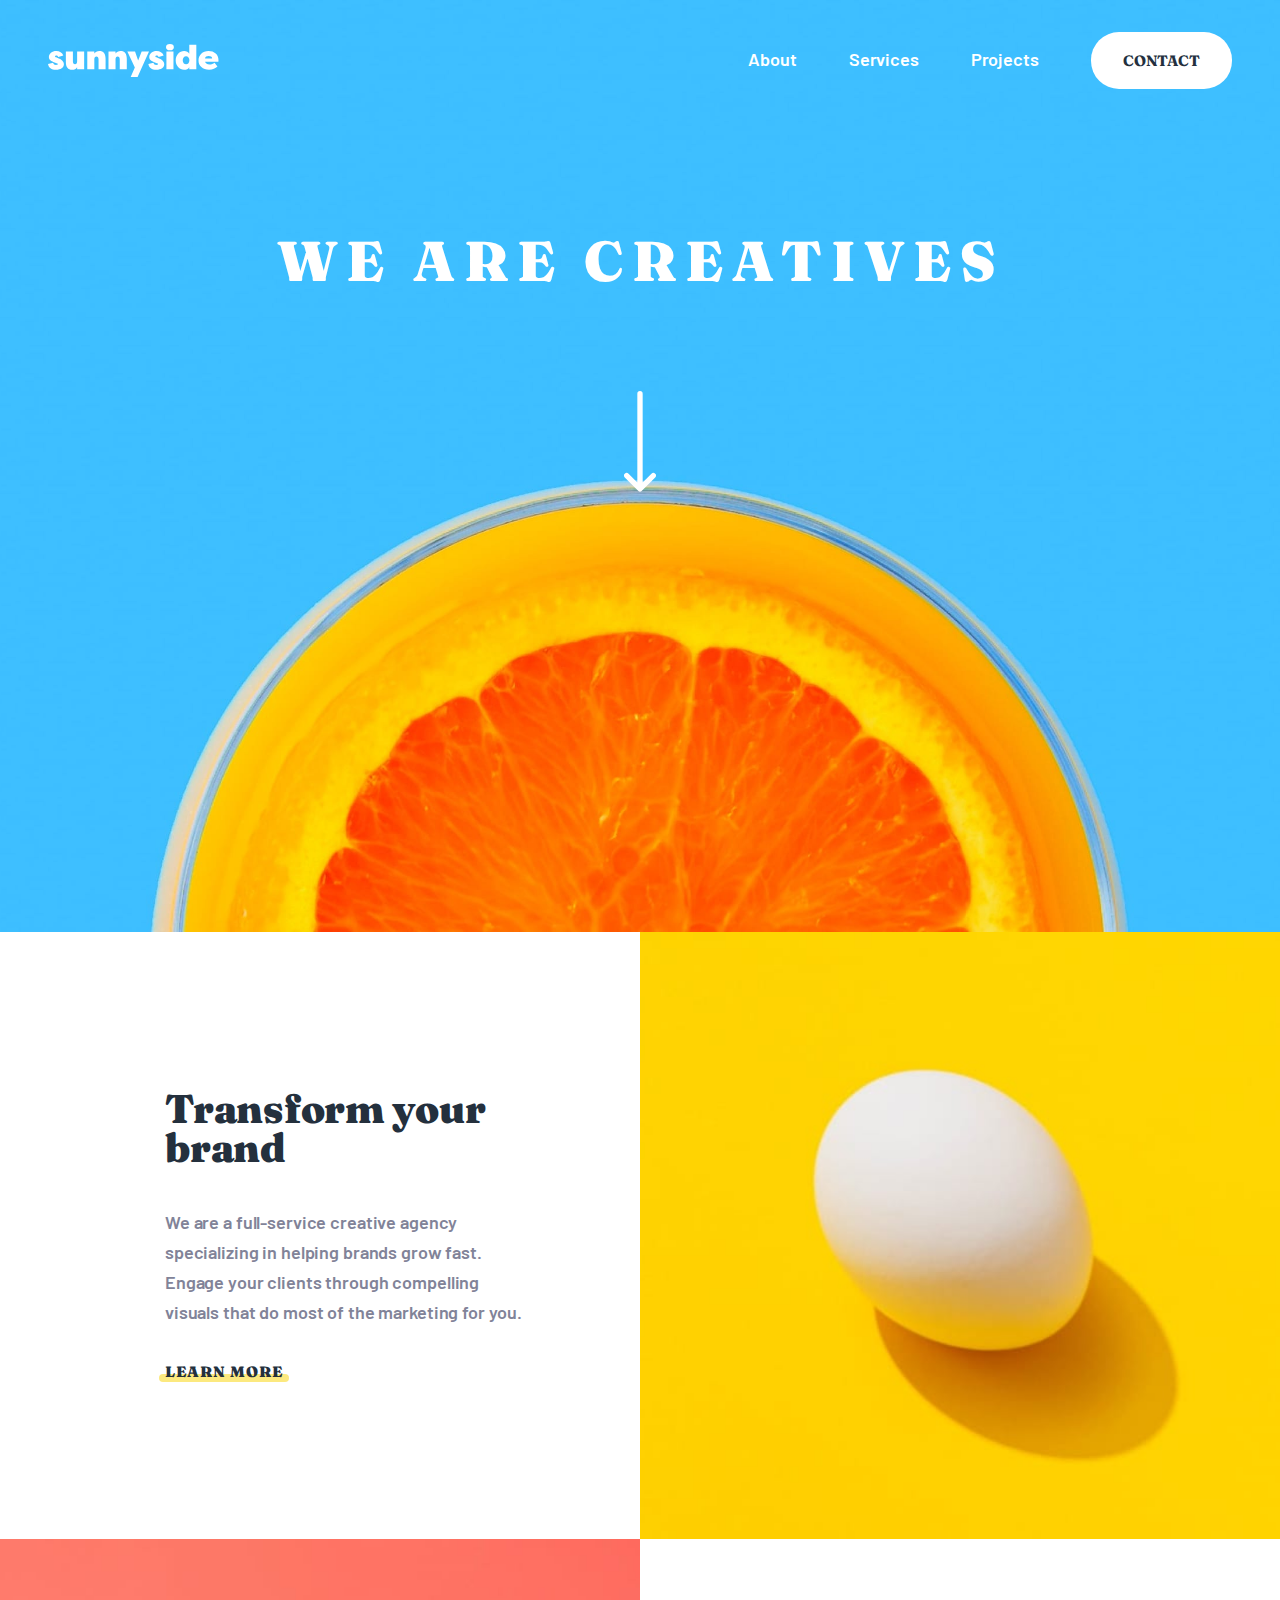
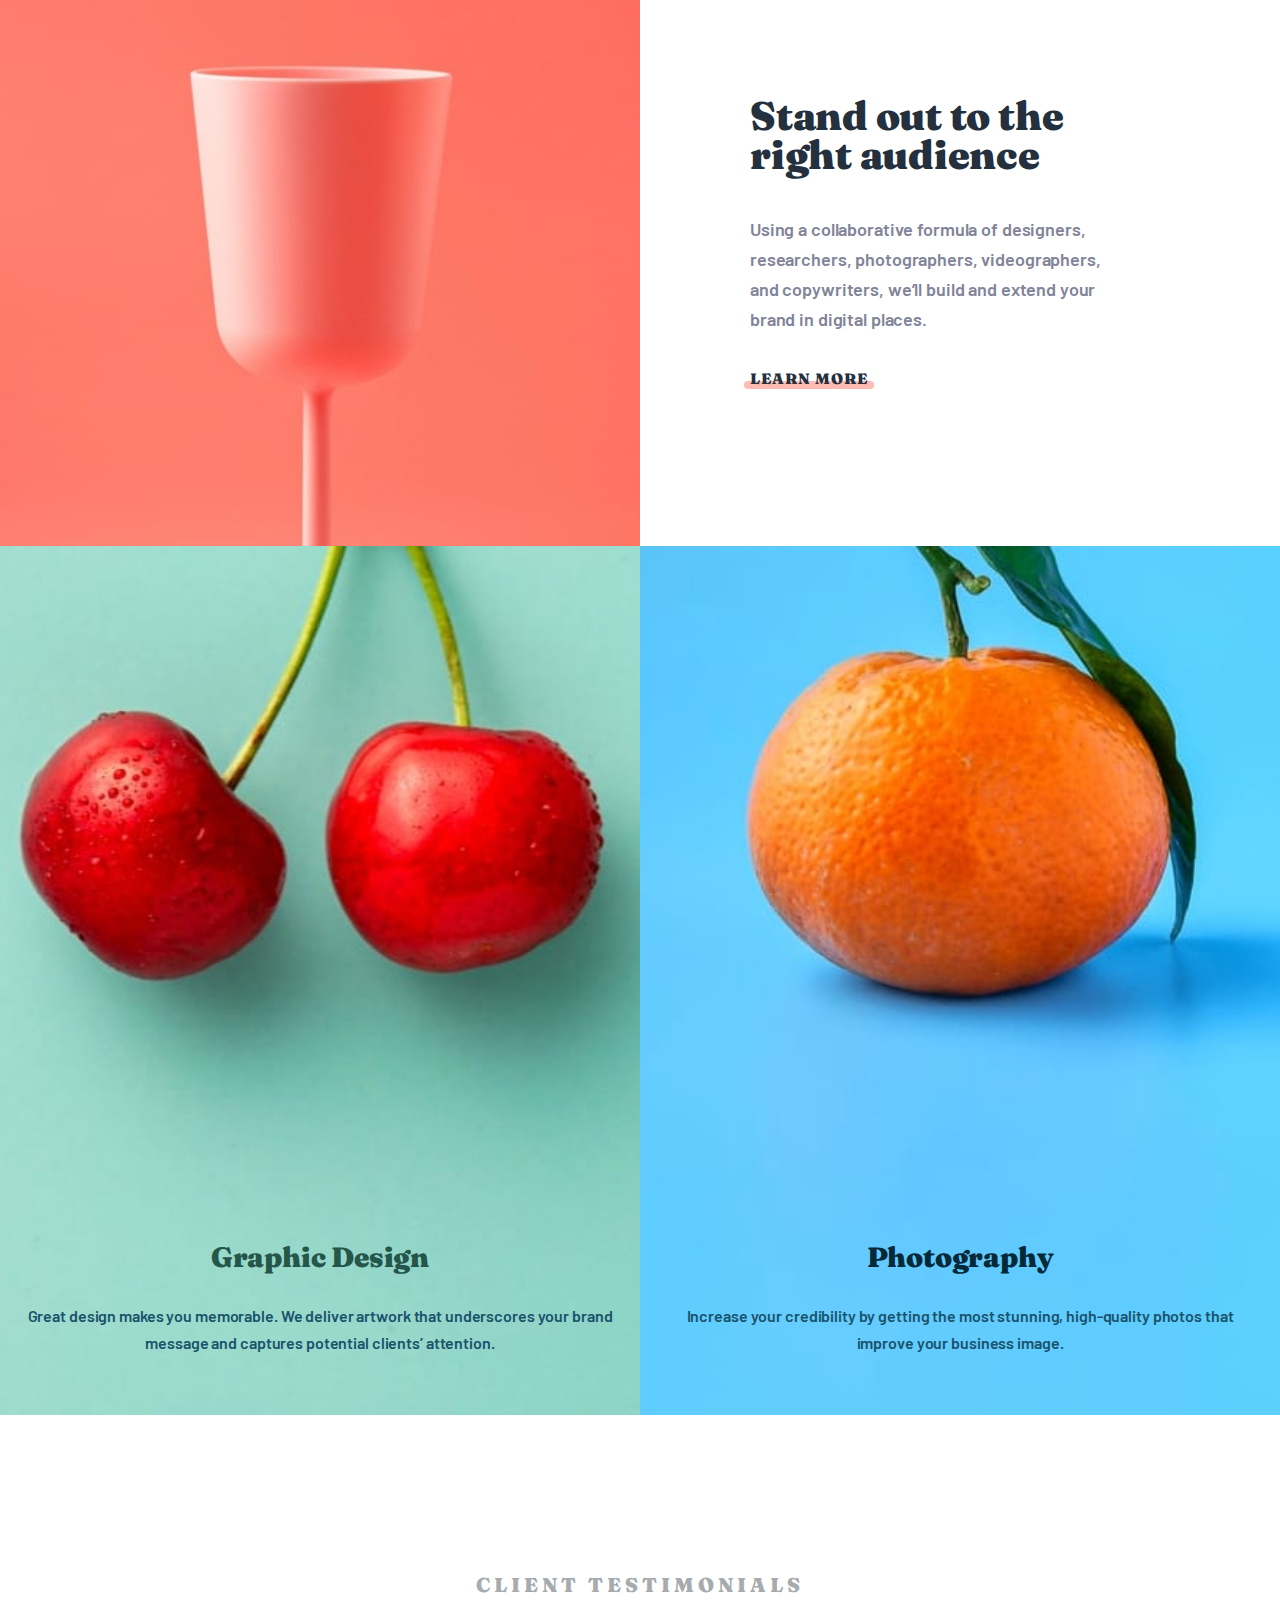
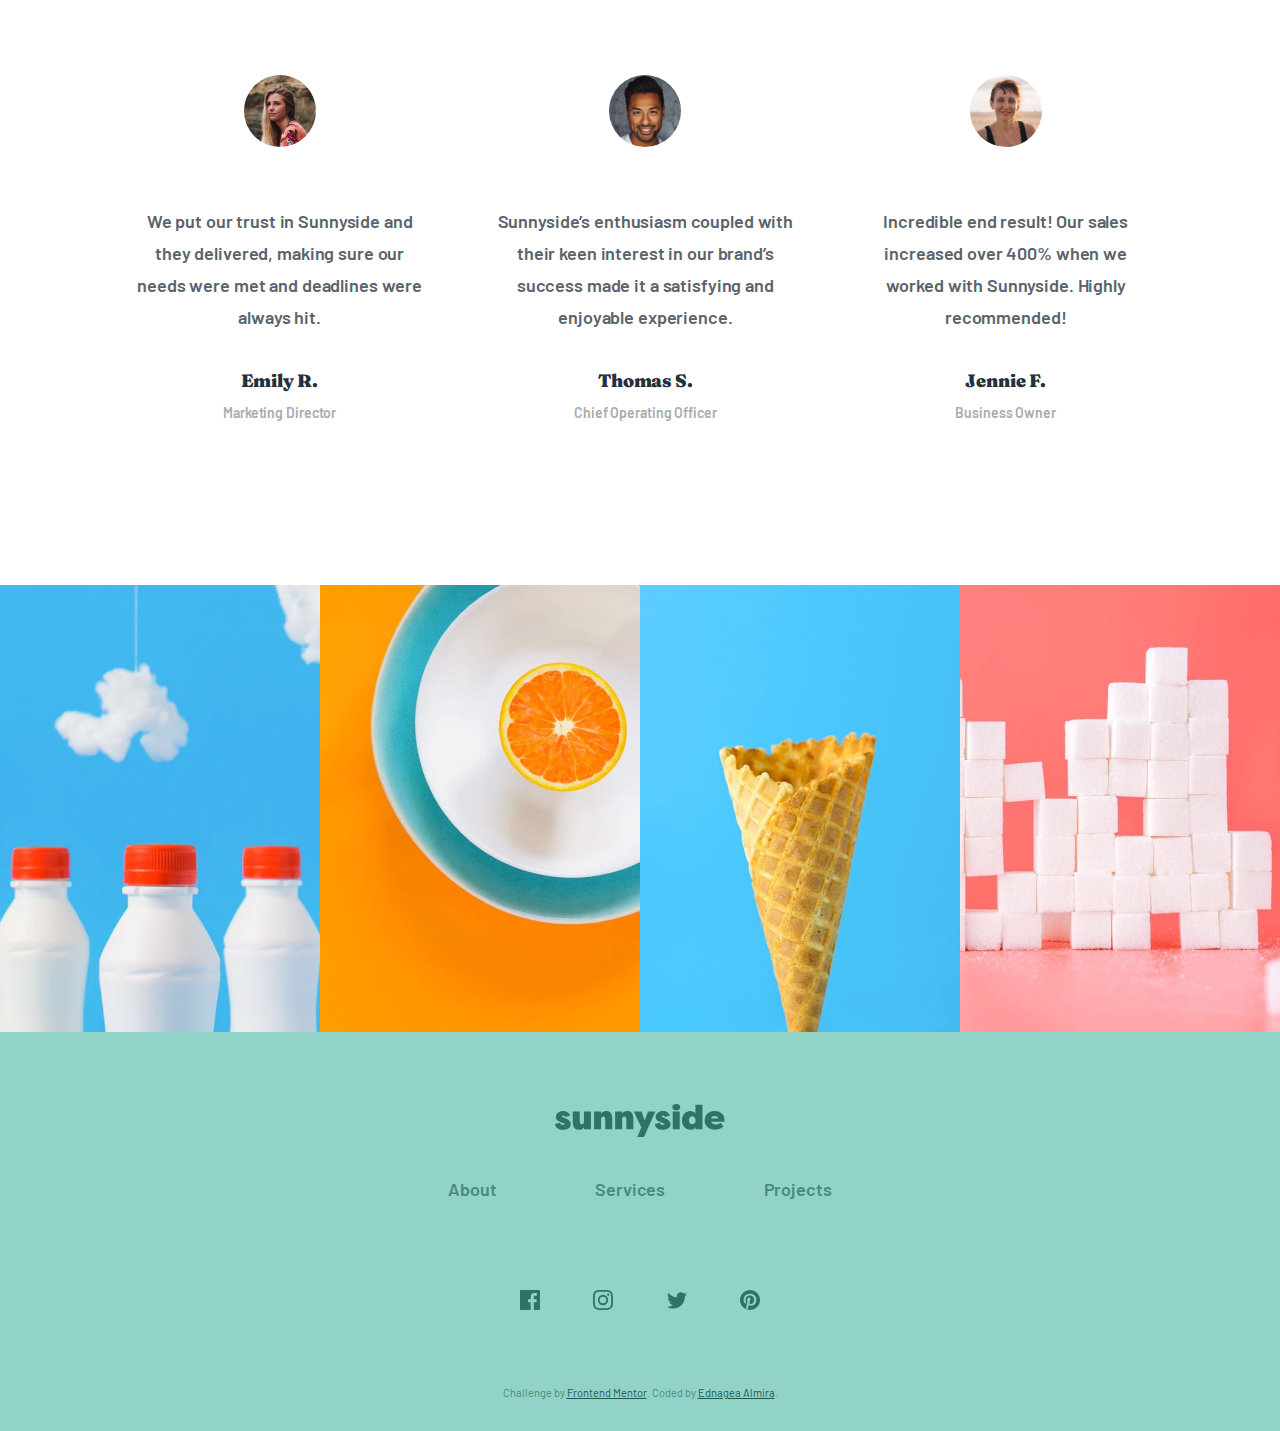
<file: main.html>
<!DOCTYPE html>
<html lang="en">
  <head>
    <meta charset="UTF-8" />
    <meta name="viewport" content="width=device-width, initial-scale=1.0" />
    <!-- displays site properly based on user's device -->

    <link rel="stylesheet" href="css/main.css" />
    <link
      rel="icon"
      type="image/png"
      sizes="32x32"
      href="./images/favicon-32x32.png"
    />

    <title>
      ednagealmira | Sunnyside agency landing page | Frontend Mentor
    </title>
  </head>

  <body>
    <div class="container">
      <div class="container-header">
        <div class="navbar">
          <img id="logo" src="images/logo.svg" alt="sunnyside-logo" />
          <div class="nav-mobile" id="nav-mobile">
            <img
              id="hamburger"
              src="images/icon-hamburger.svg"
              alt="hamburger-menu"
            />
          </div>
          <div id="nav-menu" class="hide">
            <a href="">About</a>
            <a href="">Services</a>
            <a href="">Projects</a>
            <button href="">Contact</button>
          </div>
        </div>
        <div class="content-header">
          <h1>We are creatives</h1>
          <img src="images/icon-arrow-down.svg" alt="arrow-down" />
        </div>
      </div>
      <div class="container-branding">
        <div class="transform-img">
          <img src="images/desktop/image-transform.jpg" alt="img-transform" />
        </div>
        <div class="content-branding-1">
          <h2>Transform your brand</h2>
          <p>
            We are a full-service creative agency specializing in helping brands
            grow fast. Engage your clients through compelling visuals that do
            most of the marketing for you.
          </p>
          <a href="" class="link">Learn more</a>
        </div>
        <div>
          <img src="images/desktop/image-stand-out.jpg" alt="img-standout" />
        </div>
        <div class="content-branding-2">
          <h2>Stand out to the right audience</h2>
          <p>
            Using a collaborative formula of designers, researchers,
            photographers, videographers, and copywriters, we’ll build and
            extend your brand in digital places.
          </p>
          <a href="" class="link">Learn more</a>
        </div>
        <div class="content-branding-img-1">
          <h2>Graphic Design</h2>
          <p>
            Great design makes you memorable. We deliver artwork that
            underscores your brand message and captures potential clients’
            attention.
          </p>
        </div>
        <div class="content-branding-img-2">
          <h2>Photography</h2>
          <p>
            Increase your credibility by getting the most stunning, high-quality
            photos that improve your business image.
          </p>
        </div>
      </div>
      <div class="container-testimonial">
        <h3>Client testimonials</h3>
        <div class="wrapper-content">
          <div class="content-testi">
            <img src="images/image-emily.jpg" alt="ava-emily" />
            <p class="client-testi">
              We put our trust in Sunnyside and they delivered, making sure our
              needs were met and deadlines were always hit.
            </p>
            <p class="client-name">Emily R.</p>
            <p class="client-profession">Marketing Director</p>
          </div>
          <div class="content-testi">
            <img src="images/image-thomas.jpg" alt="ava-thomas" />
            <p class="client-testi">
              Sunnyside’s enthusiasm coupled with their keen interest in our
              brand’s success made it a satisfying and enjoyable experience.
            </p>
            <p class="client-name">Thomas S.</p>
            <p class="client-profession">Chief Operating Officer</p>
          </div>
          <div class="content-testi">
            <img src="images/image-jennie.jpg" alt="ava-jennie" />
            <p class="client-testi">
              Incredible end result! Our sales increased over 400% when we
              worked with Sunnyside. Highly recommended!
            </p>
            <p class="client-name">Jennie F.</p>
            <p class="client-profession">Business Owner</p>
          </div>
        </div>
      </div>
      <div class="container-gallery">
        <div class="gallery-1"></div>
        <div class="gallery-2"></div>
        <div class="gallery-3"></div>
        <div class="gallery-4"></div>
      </div>
      <div class="footer">
        <img id="logo" src="images/logo-green.svg" alt="sunnyside-logo-green" />
        <div class="links">
          <a href="">About</a>
          <a href="">Services</a>
          <a href="">Projects</a>
        </div>
        <div class="socials">
          <a href="">
            <img src="images/icon-facebook.svg" alt="ic-fb" />
          </a>
          <a href="">
            <img src="images/icon-instagram.svg" alt="ic-ig" />
          </a>
          <a href="">
            <img src="images/icon-twitter.svg" alt="ic-tw" />
          </a>
          <a href="">
            <img src="images/icon-pinterest.svg" alt="ic-pin" />
          </a>
        </div>
        <div class="attribution">
          Challenge by&nbsp;<a
            href="https://www.frontendmentor.io?ref=challenge"
            target="_blank"
            >Frontend Mentor</a
          >. Coded by&nbsp;<a href="https://www.github.com/ednagealmira"
            >Ednagea Almira</a
          >.
        </div>
      </div>
    </div>
  </body>

  <script src="js/main.js"></script>
</html>
</file>
<file: css/main.css>
@import url("https://fonts.googleapis.com/css2?family=Barlow:wght@600&family=Fraunces:wght@700;900&display=swap");
/* font-family: 'Barlow', sans-serif;
font-family: 'Fraunces', serif; */

* {
  margin: 0;
  padding: 0;
}

:root {
  --soft-red: hsl(7, 99%, 70%);
  --soft-red-a: hsla(7, 99%, 70%, 0.5);
  --yellow: hsl(51, 100%, 49%);
  --yellow-a: hsla(51, 100%, 49%, 0.5);
  --dark-saturated-cyan: hsl(167, 40%, 24%);
  --dark-blue: hsl(198, 62%, 26%);
  --dark-moderate-cyan: hsl(168, 34%, 41%);
  --very-dark-desaturated-cyan: hsl(212, 27%, 19%);
  --very-dark-grayish-blue: hsl(213, 9%, 39%);
  --dark-grayish-blue: hsl(232, 10%, 55%);
  --grayish-blue: hsl(210, 4%, 67%);
  --white: hsl(0, 0%, 100%);
  --medium-turquoise: hsl(199, 100%, 62%);
  --text-title: hsl(211, 26%, 19%);
  --text-sub: hsl(233, 10%, 55%);
}

.attribution {
  font-size: 11px;
  text-align: center;
  font-family: "Barlow", sans-serif;
  color: hsl(167, 34%, 41%);
}

.attribution a {
  color: var(--dark-saturated-cyan);
  transition-duration: 0.4s;
}

.attribution a:hover {
  color: var(--white);
}

.container-header {
  background-image: url(../images/mobile/image-header.jpg);
  background-repeat: no-repeat;
  background-size: cover;
  background-position: center;
  height: 75vh;
  /* height: 100vh; */
  padding: 0px 24px 32px;
}

.navbar {
  display: flex;
  justify-content: space-between;
  align-items: center;
  padding-top: 24px;
  /* position: -webkit-sticky;
  position: sticky;
  top: 0px;
  padding: 24px;
  background-color: var(--medium-turquoise); */
}

.navbar #logo {
  height: 24px;
}

.navbar .nav-mobile #hamburger {
  height: 18px;
  width: 24px;
  cursor: pointer;
}

.navbar .dropmenu {
  display: flex;
  flex-direction: column;
  justify-content: center;
  align-items: center;
  position: absolute;
  margin: 24px;
  top: 82px;
  padding: 40px 0px;
  /* left: 24px; */
  right: 0px;
  width: 87.7vw;
  height: auto;
  background-color: var(--white);
}

.navbar .dropmenu:after {
  content: " ";
  position: absolute;
  width: 0;
  height: 0;
  left: auto;
  right: 0px;
  top: -20px;
  border: 12px solid;
  border-color: transparent var(--white) var(--white) transparent;
}

.navbar .dropmenu a {
  font-family: "Barlow", sans-serif;
  font-style: normal;
  font-weight: 600;
  font-size: 20px;
  line-height: 25px;
  letter-spacing: -0.142857px;
  color: var(--dark-grayish-blue);
  text-decoration: none;
  padding-bottom: 32px;
}

.navbar .dropmenu button {
  font-family: "Fraunces", serif;
  font-style: normal;
  font-weight: bold;
  font-size: 15px;
  line-height: 25px;
  letter-spacing: -0.107143px;
  text-transform: uppercase;
  color: var(--very-dark-desaturated-cyan);
  background-color: var(--yellow);
  border: none;
  padding: 16px 32px;
  text-align: center;
  text-decoration: none;
  display: inline-block;
  cursor: pointer;
  border-radius: 28px;
}

.hide {
  display: none;
}

.content-header {
  display: flex;
  flex-direction: column;
  align-items: center;
}

.content-header h1 {
  font-family: "Fraunces", serif;
  font-style: normal;
  font-weight: 900;
  font-size: 40px;
  text-transform: uppercase;
  text-align: center;
  color: var(--white);
  letter-spacing: 6.25px;
  padding-top: 72px;
}

.content-header img {
  padding-top: 48px;
  width: 30px;
}

.container-branding {
  display: grid;
  grid-template-columns: 1fr;
}

.container-branding img {
  width: 100vw;
  height: 100%;
  object-fit: cover;
}

.content-branding-1,
.content-branding-2 {
  display: flex;
  flex-direction: column;
  flex-flow: row wrap;
  justify-content: center;
  background-color: var(--white);
  padding: 64px 24px;
}

.content-branding-1 h2,
.content-branding-2 h2 {
  font-family: "Fraunces", serif;
  font-style: normal;
  font-weight: 900;
  font-size: 32px;
  line-height: 39px;
  text-align: center;
  letter-spacing: -0.228571px;
  color: var(--text-title);
  padding-bottom: 24px;
}

.content-branding-1 p,
.content-branding-2 p {
  font-family: "Barlow", sans-serif;
  font-style: normal;
  font-weight: 600;
  font-size: 18px;
  line-height: 30px;
  text-align: center;
  letter-spacing: -0.128571px;
  color: var(--text-sub);
  padding-bottom: 32px;
}

.content-branding-1 a,
.content-branding-2 a {
  font-family: "Fraunces", serif;
  font-style: normal;
  font-weight: 900;
  font-size: 15px;
  line-height: 25px;
  text-align: center;
  letter-spacing: 1px;
  text-transform: uppercase;
  color: var(--text-title);
  text-decoration: none;
  text-align: center;
  /* text-decoration-thickness: 10px; */
}

.content-branding-1 a::after,
.content-branding-2 a::after {
  content: "";
  height: 8px;
  margin: -10px -6px 0px;
  border-radius: 5px;
  display: block;
}

.content-branding-1 a::after {
  background-color: var(--yellow-a);
}

.content-branding-2 a::after {
  background-color: var(--soft-red-a);
}

.content-branding-1 a:hover::after {
  background-color: var(--yellow);
}

.content-branding-2 a:hover::after {
  background-color: var(--soft-red);
}

.content-branding-img-1,
.content-branding-img-2 {
  display: flex;
  flex-direction: column;
  justify-content: flex-end;
  background-repeat: no-repeat;
  background-size: cover;
  background-position: center;
  height: 90vh;
  padding: 0px 24px 59px;
  background-image: url(../images/mobile/image-graphic-design.jpg);
}

.content-branding-img-2 {
  background-image: url(../images/mobile/image-photography.jpg);
}

.content-branding-img-1 h2,
.content-branding-img-2 h2 {
  font-family: "Fraunces", serif;
  font-style: normal;
  font-weight: 900;
  font-size: 28px;
  line-height: 35px;
  text-align: center;
  letter-spacing: -0.2px;
  color: hsl(166, 40%, 24%);
  padding-bottom: 27px;
}

.content-branding-img-2 h2 {
  color: hsl(197, 86%, 12%);
}

.content-branding-img-1 p,
.content-branding-img-2 p {
  font-family: "Barlow", sans-serif;
  font-style: normal;
  font-weight: 600;
  font-size: 16px;
  line-height: 27px;
  text-align: center;
  letter-spacing: -0.114286px;
  color: var(--dark-blue);
}

.container-testimonial {
  padding: 64px 24px 86px;
  display: flex;
  flex-direction: column;
  align-items: center;
}

.container-testimonial h3 {
  font-family: "Fraunces", serif;
  font-style: normal;
  font-weight: 900;
  font-size: 16px;
  line-height: 20px;
  text-align: center;
  letter-spacing: 4px;
  text-transform: uppercase;
  color: var(--grayish-blue);
}

.container-testimonial .content-testi {
  padding-top: 64px;
  display: flex;
  flex-direction: column;
  align-items: center;
}

.container-testimonial .content-testi img {
  height: 72px;
  width: 72px;
  border-radius: 50%;
}

.container-testimonial .content-testi .client-testi {
  font-family: "Barlow", sans-serif;
  font-style: normal;
  font-weight: 600;
  font-size: 18px;
  line-height: 32px;
  text-align: center;
  letter-spacing: -0.128571px;
  color: var(--very-dark-grayish-blue);
  padding: 32px 0px;
}

.container-testimonial .content-testi .client-name {
  font-family: "Fraunces", serif;
  font-style: normal;
  font-weight: 900;
  font-size: 18px;
  line-height: 22px;
  text-align: center;
  letter-spacing: -0.128571px;
  color: var(--text-title);
  padding-bottom: 8px;
}

.container-testimonial .content-testi .client-profession {
  font-family: "Barlow", sans-serif;
  font-style: normal;
  font-weight: 600;
  font-size: 14px;
  line-height: 25px;
  text-align: center;
  letter-spacing: -0.1px;
  color: var(--grayish-blue);
}

.container-gallery {
  display: grid;
  grid-template-columns: 1fr 1fr;
  height: 100vw;
}

.container-gallery .gallery-1,
.gallery-2,
.gallery-3,
.gallery-4 {
  background-repeat: no-repeat;
  background-size: cover;
  background-position: center;
  width: 50vw;
}

.container-gallery .gallery-1 {
  background-image: url(../images/mobile/image-gallery-milkbottles.jpg);
}
.container-gallery .gallery-2 {
  background-image: url(../images/mobile/image-gallery-orange.jpg);
}
.container-gallery .gallery-3 {
  background-image: url(../images/mobile/image-gallery-cone.jpg);
}
.container-gallery .gallery-4 {
  background-image: url(../images/mobile/image-gallery-sugar-cubes.jpg);
}

.footer {
  padding: 64px 39px 32px;
  background-color: hsl(168, 44%, 70%);
  display: flex;
  flex-direction: column;
  align-items: center;
}

.footer #logo {
  height: 33px;
  color: var(--dark-saturated-cyan);
}

.footer .links {
  padding: 40px 0px 88px;
  display: flex;
  justify-content: space-evenly;
  width: 100%;
}

.footer .links a {
  text-decoration: none;
  font-family: "Barlow", sans-serif;
  font-style: normal;
  font-weight: 600;
  font-size: 18px;
  line-height: 25px;
  letter-spacing: -0.128571px;
  color: hsl(167, 34%, 41%);
  transition-duration: 0.4s;
}

.footer .socials {
  padding-bottom: 72px;
  width: 60%;
  display: flex;
  justify-content: space-evenly;
  align-items: center;
}

.footer .socials a {
  text-decoration: none;
  transition-duration: 0.4s;
}

.footer .links a:hover {
  color: var(--white);
}

.footer .socials a:hover {
  filter: brightness(600%);
}

@media (min-width: 1024px) {
  .container-header {
    background-image: url(../images/desktop/image-header.jpg);
    height: 100vh;
    padding: 0px 48px 32px;
  }

  .navbar {
    padding: 32px 0px;
  }

  .navbar #logo {
    height: 33px;
  }

  .navbar .nav-mobile {
    display: none;
  }

  .navbar #nav-menu {
    all: unset;
  }

  .navbar #nav-menu::after {
    all: unset;
  }

  .navbar #nav-menu a {
    font-family: "Barlow", sans-serif;
    font-style: normal;
    font-weight: 600;
    font-size: 18px;
    line-height: 25px;
    letter-spacing: -0.128571px;
    color: var(--white);
    text-decoration: none;
    padding-right: 48px;
    transition-duration: 0.4s;
  }

  .navbar #nav-menu button {
    font-family: "Fraunces", serif;
    font-style: normal;
    font-weight: bold;
    font-size: 15px;
    line-height: 25px;
    letter-spacing: -0.107143px;
    text-transform: uppercase;
    color: var(--very-dark-desaturated-cyan);
    background-color: var(--white);
    border: none;
    padding: 16px 32px;
    text-align: center;
    text-decoration: none;
    display: inline-block;
    cursor: pointer;
    border-radius: 28px;
    transition-duration: 0.4s;
  }

  .navbar #nav-menu a:hover {
    text-shadow: hsla(0, 0%, 0%, 0.25) 1px 0 20px;
  }

  .navbar #nav-menu button:hover {
    color: white;
    background: hsla(0, 0%, 100%, 0.25);
  }

  .content-header h1 {
    font-size: 56px;
    letter-spacing: 8.75px;
    padding-top: 105px;
  }

  .content-header img {
    padding-top: 96px;
    width: 2rem;
  }

  .container-branding {
    grid-template-columns: 1fr 1fr;
  }

  .container-branding div img {
    width: 50vw;
  }

  .container-branding .transform-img {
    grid-row-start: 1;
    grid-row-end: 2;
  }

  .container-branding .transform-img img {
    width: 100%;
  }

  .content-branding-1,
  .content-branding-2 {
    justify-content: flex-start;
  }

  .container-branding .content-branding-1 {
    padding: 157px 110px 157px 165px;
    grid-column-start: 1;
    grid-row-start: 2;
    grid-row-end: 1;
  }

  .container-branding .content-branding-2 {
    padding: 157px 165px 157px 110px;
  }

  .content-branding-1 h2,
  .content-branding-2 h2 {
    font-size: 40px;
    padding-bottom: 32px;
  }

  .content-branding-1 h2,
  .content-branding-2 h2 {
    padding-bottom: 40px;
  }

  .content-branding-1 h2,
  .content-branding-1 p,
  .content-branding-1 a,
  .content-branding-2 h2,
  .content-branding-2 p,
  .content-branding-2 a {
    text-align: left;
  }

  .content-branding-img-1 {
    background-image: url(../images/desktop/image-graphic-design.jpg);
  }

  .content-branding-img-2 {
    background-image: url(../images/desktop/image-photography.jpg);
  }

  .container-testimonial {
    padding: 160px 105px;
  }

  .container-testimonial h3 {
    font-size: 20px;
  }

  .container-testimonial .wrapper-content {
    display: flex;
    justify-content: space-between;
    padding-top: 80px;
  }

  .container-testimonial .wrapper-content .content-testi {
    padding: 0px 30px;
  }

  .container-testimonial .wrapper-content .content-testi .client-testi {
    padding: 58px 0px 69px;
    max-height: 96px;
  }

  .container-gallery {
    grid-template-columns: 1fr 1fr 1fr 1fr;
    height: 447px;
  }

  .container-gallery .gallery-1,
  .gallery-2,
  .gallery-3,
  .gallery-4 {
    background-repeat: no-repeat;
    background-size: cover;
    background-position: center;
    width: 25vw;
  }

  .container-gallery .gallery-1 {
    width: 100%;
    background-image: url(../images/desktop/image-gallery-milkbottles.jpg);
  }
  .container-gallery .gallery-2 {
    background-image: url(../images/desktop/image-gallery-orange.jpg);
  }
  .container-gallery .gallery-3 {
    background-image: url(../images/desktop/image-gallery-cone.jpg);
  }
  .container-gallery .gallery-4 {
    background-image: url(../images/desktop/image-gallery-sugarcubes.jpg);
  }

  .footer {
    padding: 72px 350px 32px;
  }
}

@media (min-width: 1440px) {
  .footer {
    padding-left: 500px;
    padding-right: 500px;
  }
}
</file>
